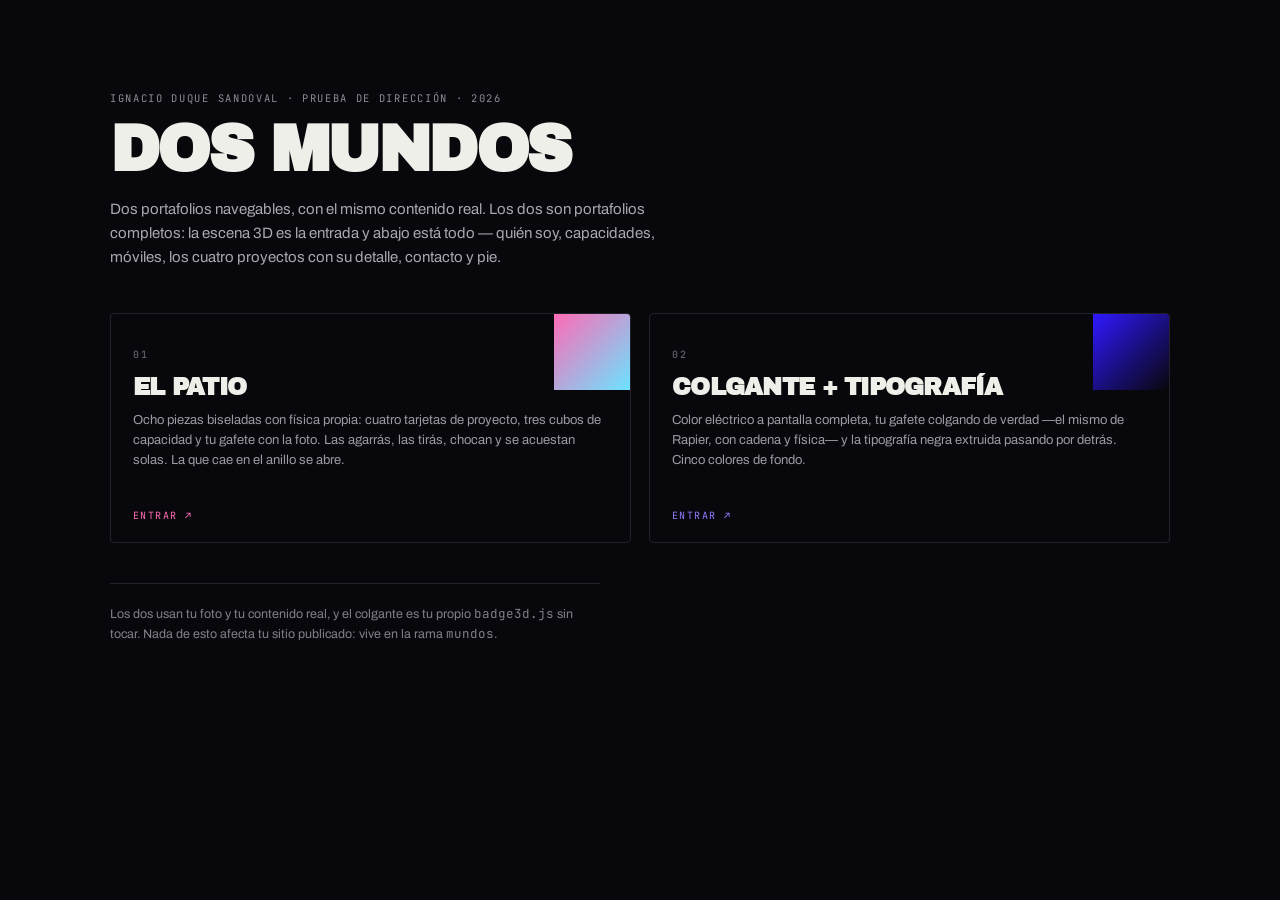
<file: mundos/index.html>
<!DOCTYPE html>
<html lang="es">
<head>
<meta charset="UTF-8">
<meta name="viewport" content="width=device-width,initial-scale=1,viewport-fit=cover">
<title>Dos mundos — Dusan</title>
<link rel="preconnect" href="https://fonts.googleapis.com">
<link rel="preconnect" href="https://fonts.gstatic.com" crossorigin>
<link href="https://fonts.googleapis.com/css2?family=Archivo+Black&family=Archivo:wght@400;500;600&family=JetBrains+Mono:wght@400;500&display=swap" rel="stylesheet">
<style>
*,*::before,*::after{box-sizing:border-box}
body{margin:0;min-height:100vh;background:#08080C;color:#EFEFEA;
  font-family:Archivo,system-ui,sans-serif;-webkit-font-smoothing:antialiased;
  padding-left:max(20px,env(safe-area-inset-left,0px));
  padding-right:max(20px,env(safe-area-inset-right,0px));
  padding-block:clamp(36px,7vw,80px)}
a{color:inherit;text-decoration:none}
.wrap{max-width:1060px;margin:0 auto}
.mono{font-family:'JetBrains Mono',monospace;font-size:10.5px;letter-spacing:.16em;text-transform:uppercase;color:#8B8B93}
h1{font-family:'Archivo Black',sans-serif;font-size:clamp(2.1rem,6.5vw,4rem);line-height:.92;
  letter-spacing:-.04em;text-transform:uppercase;margin:16px 0 0}
.lead{margin:18px 0 0;max-width:62ch;color:#A8A8B0;line-height:1.6;font-size:15px}
.grid{display:grid;grid-template-columns:repeat(auto-fit,minmax(280px,1fr));gap:18px;margin-top:44px}
.card{display:block;border:1px solid #22222A;border-radius:4px;padding:22px;position:relative;
  overflow:hidden;transition:border-color .2s,transform .2s;min-height:230px}
.card:hover{border-color:#55555F;transform:translateY(-3px)}
.card .n{font-family:'JetBrains Mono',monospace;font-size:10px;letter-spacing:.16em;color:#6E6E78}
.card h2{font-family:'Archivo Black',sans-serif;font-size:1.5rem;text-transform:uppercase;
  letter-spacing:-.03em;line-height:1;margin:12px 0 0}
.card p{margin:11px 0 0;font-size:13px;line-height:1.55;color:#9A9AA4}
.card .go{position:absolute;left:22px;bottom:20px;font-family:'JetBrains Mono',monospace;
  font-size:10px;letter-spacing:.14em;text-transform:uppercase}
.card .swatch{position:absolute;right:0;top:0;width:76px;height:76px}
.c-a .swatch{background:linear-gradient(135deg,#FF6BB5,#6BE3FF)}
.c-b .swatch{background:linear-gradient(135deg,#6BF0DC,#2A2118)}
.c-c .swatch{background:linear-gradient(135deg,#2F18FF,#07070A)}
.c-a .go{color:#FF6BB5}.c-b .go{color:#6BF0DC}.c-c .go{color:#8E7BFF}
.note{margin-top:40px;padding-top:20px;border-top:1px solid #22222A;font-size:12.5px;
  line-height:1.6;color:#80808A;max-width:70ch}
</style>
</head>
<body>
<div class="wrap">
  <p class="mono">Ignacio Duque Sandoval · Prueba de dirección · 2026</p>
  <h1>Dos mundos</h1>
  <p class="lead">Dos portafolios navegables, con el mismo contenido real. Los dos son portafolios completos: la escena 3D es la entrada y abajo está todo — quién soy, capacidades, móviles, los cuatro proyectos con su detalle, contacto y pie.</p>

  <div class="grid">
    <a class="card c-a" href="a/">
      <div class="swatch"></div>
      <p class="n">01</p>
      <h2>El patio</h2>
      <p>Ocho piezas biseladas con física propia: cuatro tarjetas de proyecto, tres cubos de capacidad y tu gafete con la foto. Las agarrás, las tirás, chocan y se acuestan solas. La que cae en el anillo se abre.</p>
      <span class="go">Entrar ↗</span>
    </a>

    <a class="card c-c" href="c/">
      <div class="swatch"></div>
      <p class="n">02</p>
      <h2>Colgante + tipografía</h2>
      <p>Color eléctrico a pantalla completa, tu gafete colgando de verdad —el mismo de Rapier, con cadena y física— y la tipografía negra extruida pasando por detrás. Cinco colores de fondo.</p>
      <span class="go">Entrar ↗</span>
    </a>
  </div>

  <p class="note">Los dos usan tu foto y tu contenido real, y el colgante es tu propio <code style="font-family:'JetBrains Mono',monospace">badge3d.js</code> sin tocar. Nada de esto afecta tu sitio publicado: vive en la rama <code style="font-family:'JetBrains Mono',monospace">mundos</code>.</p>
</div>
</body>
</html>
</file>
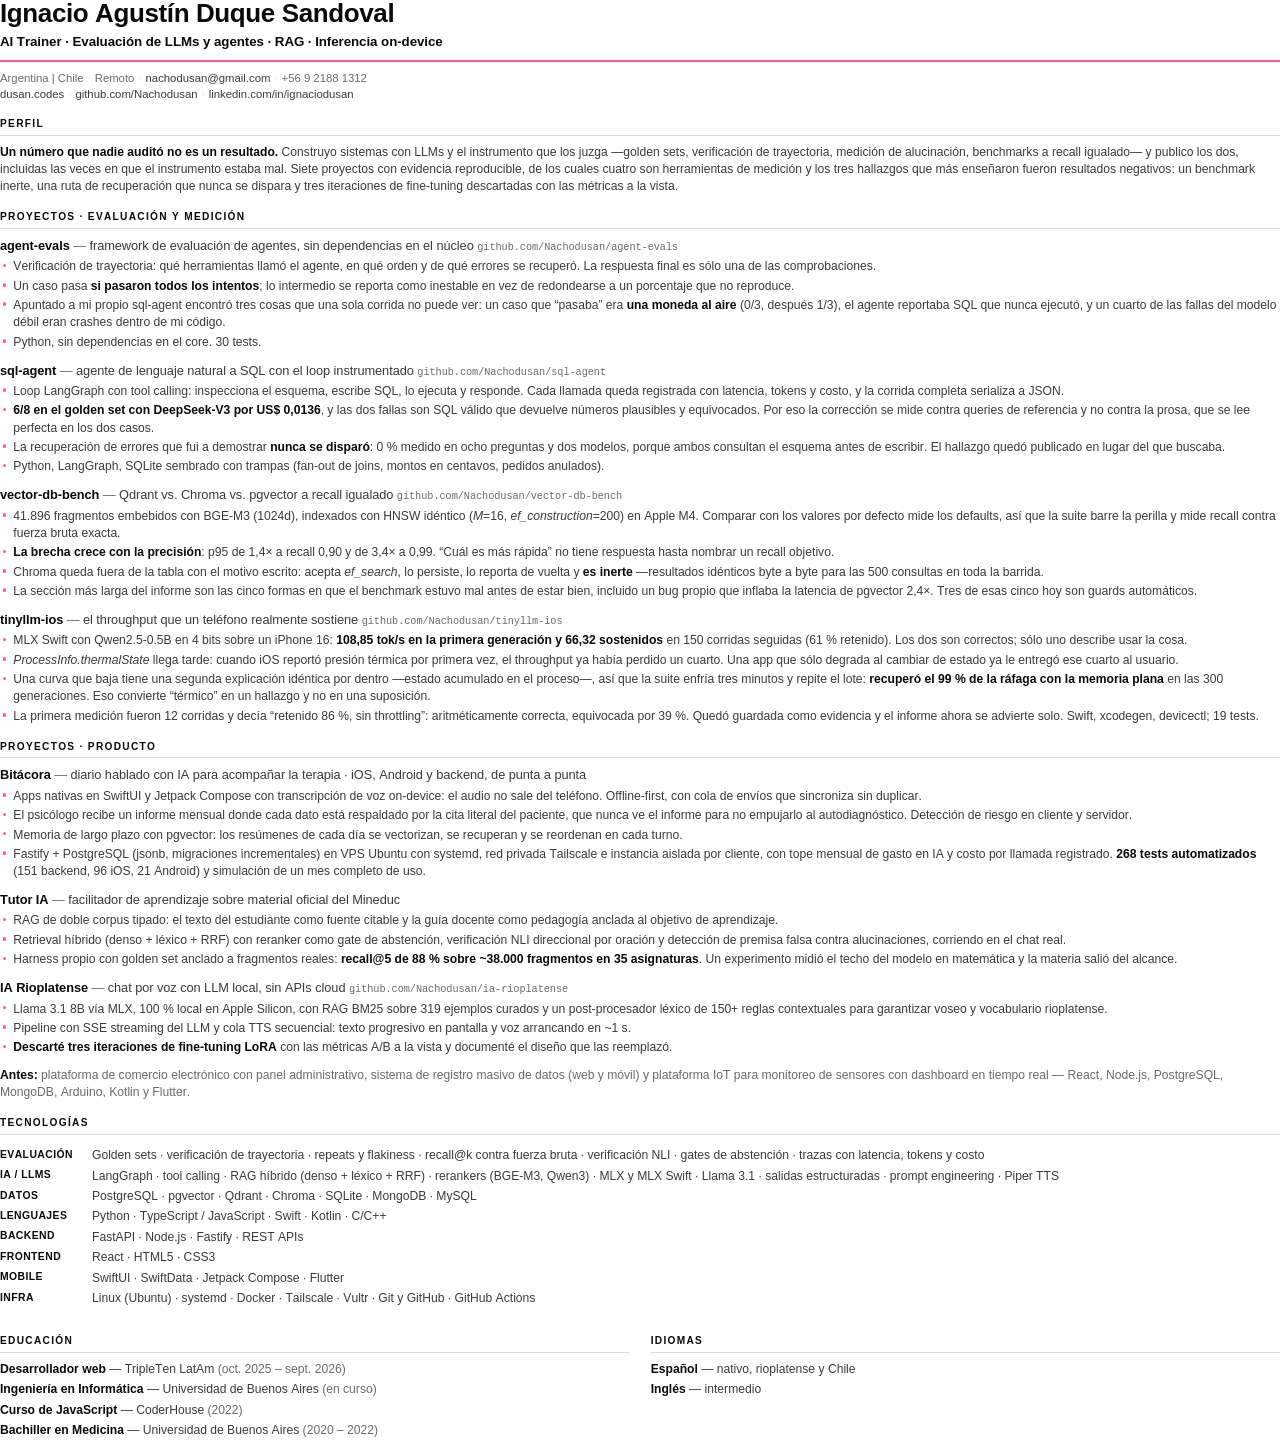
<file: cv.html>
<!doctype html>
<!--
  Fuente del CV publicado en dusan.codes/cv.pdf
  Regenerar:  ./build-cv.sh
-->
<html lang="es">
<head>
<meta charset="utf-8" />
<title>Ignacio Agustín Duque Sandoval — CV</title>
<style>
  :root {
    --ink: #0A0A0A;
    --ink-soft: #3A3A3C;
    --ink-mute: #6A6A6E;
    --accent: #FF5C8A;
    --line: rgba(10,10,10,0.14);
  }

  @page { size: A4; margin: 13mm 14mm 12mm; }

  * { box-sizing: border-box; }

  html { -webkit-print-color-adjust: exact; print-color-adjust: exact; }

  body {
    margin: 0;
    font-family: Inter, -apple-system, "Helvetica Neue", Arial, sans-serif;
    font-size: 9.1pt;
    line-height: 1.42;
    color: var(--ink-soft);
    /* Sin kerning: Chrome lo emite como desplazamientos dentro del texto y los
       lectores de PDF parten la palabra ("AI T rainer"). A 9pt no se nota,
       y deja la capa de texto limpia para los filtros automáticos de CV. */
    font-kerning: none;
    font-feature-settings: "liga" 1;
  }

  /* ---------- encabezado ---------- */

  header { margin-bottom: 11pt; }

  h1 {
    margin: 0;
    font-size: 19.5pt;
    line-height: 1.05;
    letter-spacing: -0.015em;
    font-weight: 700;
    color: var(--ink);
  }

  .role {
    margin: 4.5pt 0 0;
    padding-bottom: 6pt;
    border-bottom: 1.6pt solid var(--accent);
    font-size: 10pt;
    font-weight: 600;
    letter-spacing: -0.005em;
    color: var(--ink);
  }

  .meta {
    margin: 6pt 0 0;
    font-size: 8.5pt;
    color: var(--ink-mute);
  }
  .meta a { color: var(--ink-soft); text-decoration: none; }
  .meta span { white-space: nowrap; }
  .sep { color: var(--line); padding: 0 3pt; }

  /* ---------- secciones ---------- */

  section { margin-top: 11pt; }

  h2 {
    margin: 0 0 6pt;
    padding-bottom: 2.5pt;
    border-bottom: 0.6pt solid var(--line);
    font-size: 7.6pt;
    font-weight: 700;
    letter-spacing: 0.13em;
    text-transform: uppercase;
    color: var(--ink);
  }

  .lead { margin: 0; }
  .lead strong { color: var(--ink); font-weight: 600; }

  /* ---------- proyectos ---------- */

  .item { margin-bottom: 8pt; break-inside: avoid; }
  .item:last-child { margin-bottom: 0; }

  .item__head {
    margin: 0 0 2.5pt;
    font-size: 9.6pt;
    font-weight: 700;
    color: var(--ink);
    letter-spacing: -0.005em;
  }
  .item__head .dash { color: var(--ink-mute); font-weight: 400; }
  .item__head .what { font-weight: 500; color: var(--ink-soft); }

  .item__repo {
    font-family: ui-monospace, "SF Mono", Menlo, monospace;
    font-size: 7.7pt;
    font-weight: 400;
    color: var(--ink-mute);
    white-space: nowrap;
  }

  ul { margin: 0; padding-left: 10pt; list-style: none; }
  li { position: relative; margin-bottom: 1.6pt; }
  li:last-child { margin-bottom: 0; }
  li::before {
    content: "";
    position: absolute;
    left: -8pt;
    top: 4.1pt;
    width: 2.6pt;
    height: 2.6pt;
    border-radius: 50%;
    background: var(--accent);
  }
  li b { color: var(--ink); font-weight: 600; }

  /* ---------- stack y listas en dos columnas ---------- */

  .rows { display: grid; grid-template-columns: 62pt 1fr; gap: 2.4pt 7pt; }
  .rows dt {
    font-size: 7.8pt;
    font-weight: 700;
    letter-spacing: 0.04em;
    text-transform: uppercase;
    color: var(--ink);
    padding-top: 0.4pt;
  }
  .rows dd { margin: 0; }

  .cols { display: grid; grid-template-columns: 1fr 1fr; gap: 0 16pt; }

  .edu { margin: 0; padding: 0; list-style: none; }
  .edu li { margin-bottom: 2.4pt; padding-left: 0; }
  .edu li::before { display: none; }
  .edu b { color: var(--ink); font-weight: 600; }
  .edu .when { color: var(--ink-mute); }

  .prior { margin: 0; color: var(--ink-mute); }
</style>
</head>
<body>

<header>
  <h1>Ignacio Agustín Duque Sandoval</h1>
  <p class="role">AI Trainer · Evaluación de LLMs y agentes · RAG · Inferencia on-device</p>
  <p class="meta">
    <span>Argentina&nbsp;|&nbsp;Chile</span><span class="sep">·</span><span>Remoto</span><span class="sep">·</span><span><a href="mailto:nachodusan@gmail.com">nachodusan@gmail.com</a></span><span class="sep">·</span><span>+56&nbsp;9&nbsp;2188&nbsp;1312</span><br />
    <span><a href="https://dusan.codes">dusan.codes</a></span><span class="sep">·</span><span><a href="https://github.com/Nachodusan">github.com/Nachodusan</a></span><span class="sep">·</span><span><a href="https://www.linkedin.com/in/ignaciodusan/">linkedin.com/in/ignaciodusan</a></span>
  </p>
</header>

<section>
  <h2>Perfil</h2>
  <p class="lead">
    <strong>Un número que nadie auditó no es un resultado.</strong> Construyo sistemas con LLMs y el
    instrumento que los juzga —golden sets, verificación de trayectoria, medición de alucinación,
    benchmarks a recall igualado— y publico los dos, incluidas las veces en que el instrumento estaba
    mal. Siete proyectos con evidencia reproducible, de los cuales cuatro son herramientas de medición
    y los tres hallazgos que más enseñaron fueron resultados negativos: un benchmark inerte, una ruta
    de recuperación que nunca se dispara y tres iteraciones de fine-tuning descartadas con las métricas
    a la vista.
  </p>
</section>

<section>
  <h2>Proyectos · Evaluación y medición</h2>

  <div class="item">
    <p class="item__head">agent-evals <span class="dash">—</span> <span class="what">framework de evaluación de agentes, sin dependencias en el núcleo</span> <span class="item__repo">github.com/Nachodusan/agent-evals</span></p>
    <ul>
      <li>Verificación de trayectoria: qué herramientas llamó el agente, en qué orden y de qué errores se recuperó. La respuesta final es sólo una de las comprobaciones.</li>
      <li>Un caso pasa <b>si pasaron todos los intentos</b>; lo intermedio se reporta como inestable en vez de redondearse a un porcentaje que no reproduce.</li>
      <li>Apuntado a mi propio sql-agent encontró tres cosas que una sola corrida no puede ver: un caso que “pasaba” era <b>una moneda al aire</b> (0/3, después 1/3), el agente reportaba SQL que nunca ejecutó, y un cuarto de las fallas del modelo débil eran crashes dentro de mi código.</li>
      <li>Python, sin dependencias en el core. 30 tests.</li>
    </ul>
  </div>

  <div class="item">
    <p class="item__head">sql-agent <span class="dash">—</span> <span class="what">agente de lenguaje natural a SQL con el loop instrumentado</span> <span class="item__repo">github.com/Nachodusan/sql-agent</span></p>
    <ul>
      <li>Loop LangGraph con tool calling: inspecciona el esquema, escribe SQL, lo ejecuta y responde. Cada llamada queda registrada con latencia, tokens y costo, y la corrida completa serializa a JSON.</li>
      <li><b>6/8 en el golden set con DeepSeek-V3 por US$&nbsp;0,0136</b>, y las dos fallas son SQL válido que devuelve números plausibles y equivocados. Por eso la corrección se mide contra queries de referencia y no contra la prosa, que se lee perfecta en los dos casos.</li>
      <li>La recuperación de errores que fui a demostrar <b>nunca se disparó</b>: 0 % medido en ocho preguntas y dos modelos, porque ambos consultan el esquema antes de escribir. El hallazgo quedó publicado en lugar del que buscaba.</li>
      <li>Python, LangGraph, SQLite sembrado con trampas (fan-out de joins, montos en centavos, pedidos anulados).</li>
    </ul>
  </div>

  <div class="item">
    <p class="item__head">vector-db-bench <span class="dash">—</span> <span class="what">Qdrant vs. Chroma vs. pgvector a recall igualado</span> <span class="item__repo">github.com/Nachodusan/vector-db-bench</span></p>
    <ul>
      <li>41.896 fragmentos embebidos con BGE-M3 (1024d), indexados con HNSW idéntico (<i>M</i>=16, <i>ef_construction</i>=200) en Apple M4. Comparar con los valores por defecto mide los defaults, así que la suite barre la perilla y mide recall contra fuerza bruta exacta.</li>
      <li><b>La brecha crece con la precisión</b>: p95 de 1,4× a recall 0,90 y de 3,4× a 0,99. “Cuál es más rápida” no tiene respuesta hasta nombrar un recall objetivo.</li>
      <li>Chroma queda fuera de la tabla con el motivo escrito: acepta <i>ef_search</i>, lo persiste, lo reporta de vuelta y <b>es inerte</b> —resultados idénticos byte a byte para las 500 consultas en toda la barrida.</li>
      <li>La sección más larga del informe son las cinco formas en que el benchmark estuvo mal antes de estar bien, incluido un bug propio que inflaba la latencia de pgvector 2,4×. Tres de esas cinco hoy son guards automáticos.</li>
    </ul>
  </div>

  <div class="item">
    <p class="item__head">tinyllm-ios <span class="dash">—</span> <span class="what">el throughput que un teléfono realmente sostiene</span> <span class="item__repo">github.com/Nachodusan/tinyllm-ios</span></p>
    <ul>
      <li>MLX Swift con Qwen2.5-0.5B en 4 bits sobre un iPhone 16: <b>108,85 tok/s en la primera generación y 66,32 sostenidos</b> en 150 corridas seguidas (61 % retenido). Los dos son correctos; sólo uno describe usar la cosa.</li>
      <li><i>ProcessInfo.thermalState</i> llega tarde: cuando iOS reportó presión térmica por primera vez, el throughput ya había perdido un cuarto. Una app que sólo degrada al cambiar de estado ya le entregó ese cuarto al usuario.</li>
      <li>Una curva que baja tiene una segunda explicación idéntica por dentro —estado acumulado en el proceso—, así que la suite enfría tres minutos y repite el lote: <b>recuperó el 99 % de la ráfaga con la memoria plana</b> en las 300 generaciones. Eso convierte “térmico” en un hallazgo y no en una suposición.</li>
      <li>La primera medición fueron 12 corridas y decía “retenido 86 %, sin throttling”: aritméticamente correcta, equivocada por 39 %. Quedó guardada como evidencia y el informe ahora se advierte solo. Swift, xcodegen, devicectl; 19 tests.</li>
    </ul>
  </div>
</section>

<section>
  <h2>Proyectos · Producto</h2>

  <div class="item">
    <p class="item__head">Bitácora <span class="dash">—</span> <span class="what">diario hablado con IA para acompañar la terapia · iOS, Android y backend, de punta a punta</span></p>
    <ul>
      <li>Apps nativas en SwiftUI y Jetpack Compose con transcripción de voz on-device: el audio no sale del teléfono. Offline-first, con cola de envíos que sincroniza sin duplicar.</li>
      <li>El psicólogo recibe un informe mensual donde cada dato está respaldado por la cita literal del paciente, que nunca ve el informe para no empujarlo al autodiagnóstico. Detección de riesgo en cliente y servidor.</li>
      <li>Memoria de largo plazo con pgvector: los resúmenes de cada día se vectorizan, se recuperan y se reordenan en cada turno.</li>
      <li>Fastify + PostgreSQL (jsonb, migraciones incrementales) en VPS Ubuntu con systemd, red privada Tailscale e instancia aislada por cliente, con tope mensual de gasto en IA y costo por llamada registrado. <b>268 tests automatizados</b> (151 backend, 96 iOS, 21 Android) y simulación de un mes completo de uso.</li>
    </ul>
  </div>

  <div class="item">
    <p class="item__head">Tutor IA <span class="dash">—</span> <span class="what">facilitador de aprendizaje sobre material oficial del Mineduc</span></p>
    <ul>
      <li>RAG de doble corpus tipado: el texto del estudiante como fuente citable y la guía docente como pedagogía anclada al objetivo de aprendizaje.</li>
      <li>Retrieval híbrido (denso + léxico + RRF) con reranker como gate de abstención, verificación NLI direccional por oración y detección de premisa falsa contra alucinaciones, corriendo en el chat real.</li>
      <li>Harness propio con golden set anclado a fragmentos reales: <b>recall@5 de 88 % sobre ~38.000 fragmentos en 35 asignaturas</b>. Un experimento midió el techo del modelo en matemática y la materia salió del alcance.</li>
    </ul>
  </div>

  <div class="item">
    <p class="item__head">IA Rioplatense <span class="dash">—</span> <span class="what">chat por voz con LLM local, sin APIs cloud</span> <span class="item__repo">github.com/Nachodusan/ia-rioplatense</span></p>
    <ul>
      <li>Llama 3.1 8B vía MLX, 100 % local en Apple Silicon, con RAG BM25 sobre 319 ejemplos curados y un post-procesador léxico de 150+ reglas contextuales para garantizar voseo y vocabulario rioplatense.</li>
      <li>Pipeline con SSE streaming del LLM y cola TTS secuencial: texto progresivo en pantalla y voz arrancando en ~1 s.</li>
      <li><b>Descarté tres iteraciones de fine-tuning LoRA</b> con las métricas A/B a la vista y documenté el diseño que las reemplazó.</li>
    </ul>
  </div>

  <p class="prior"><b style="color:var(--ink)">Antes:</b> plataforma de comercio electrónico con panel administrativo, sistema de registro masivo de datos (web y móvil) y plataforma IoT para monitoreo de sensores con dashboard en tiempo real — React, Node.js, PostgreSQL, MongoDB, Arduino, Kotlin y Flutter.</p>
</section>

<section>
  <h2>Tecnologías</h2>
  <dl class="rows">
    <dt>Evaluación</dt>
    <dd>Golden sets · verificación de trayectoria · repeats y flakiness · recall@k contra fuerza bruta · verificación NLI · gates de abstención · trazas con latencia, tokens y costo</dd>

    <dt>IA / LLMs</dt>
    <dd>LangGraph · tool calling · RAG híbrido (denso + léxico + RRF) · rerankers (BGE-M3, Qwen3) · MLX y MLX Swift · Llama 3.1 · salidas estructuradas · prompt engineering · Piper TTS</dd>

    <dt>Datos</dt>
    <dd>PostgreSQL · pgvector · Qdrant · Chroma · SQLite · MongoDB · MySQL</dd>

    <dt>Lenguajes</dt>
    <dd>Python · TypeScript / JavaScript · Swift · Kotlin · C/C++</dd>

    <dt>Backend</dt>
    <dd>FastAPI · Node.js · Fastify · REST APIs</dd>

    <dt>Frontend</dt>
    <dd>React · HTML5 · CSS3</dd>

    <dt>Mobile</dt>
    <dd>SwiftUI · SwiftData · Jetpack Compose · Flutter</dd>

    <dt>Infra</dt>
    <dd>Linux (Ubuntu) · systemd · Docker · Tailscale · Vultr · Git y GitHub · GitHub Actions</dd>
  </dl>
</section>

<div class="cols">
  <section>
    <h2>Educación</h2>
    <ul class="edu">
      <li><b>Desarrollador web</b> — TripleTen LatAm <span class="when">(oct. 2025 – sept. 2026)</span></li>
      <li><b>Ingeniería en Informática</b> — Universidad de Buenos Aires <span class="when">(en curso)</span></li>
      <li><b>Curso de JavaScript</b> — CoderHouse <span class="when">(2022)</span></li>
      <li><b>Bachiller en Medicina</b> — Universidad de Buenos Aires <span class="when">(2020 – 2022)</span></li>
    </ul>
  </section>

  <section>
    <h2>Idiomas</h2>
    <ul class="edu">
      <li><b>Español</b> — nativo, rioplatense y Chile</li>
      <li><b>Inglés</b> — intermedio</li>
    </ul>
  </section>
</div>

</body>
</html>
</file>
